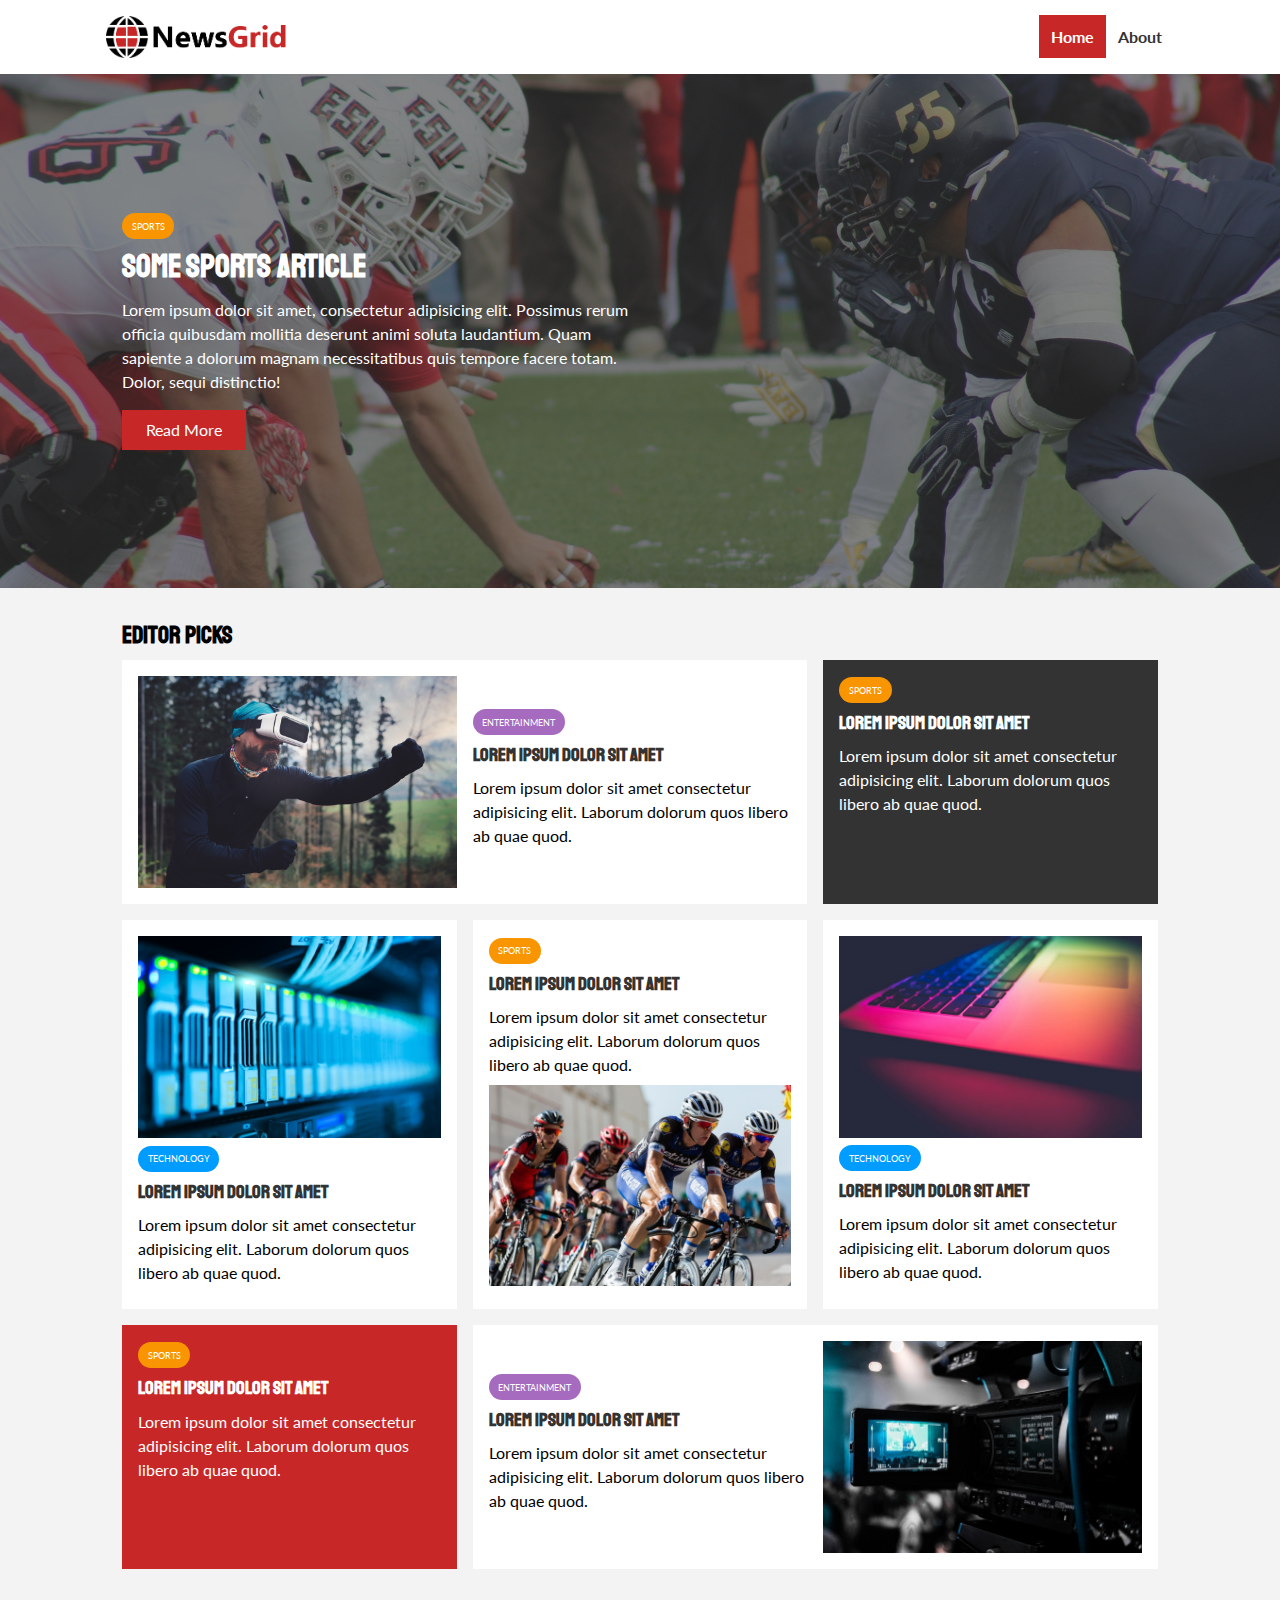
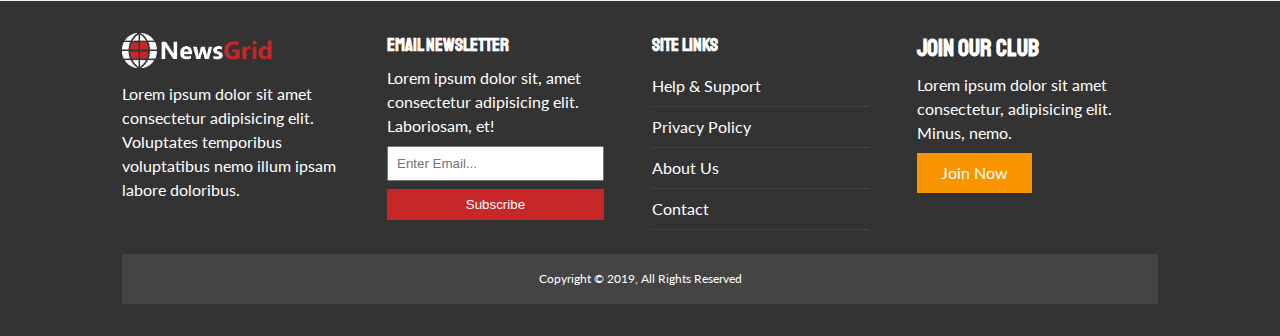
<file: index.html>
<!DOCTYPE html>
<html lang="en">
<head>
  <meta charset="UTF-8">
  <meta name="viewport" content="width=device-width, initial-scale=1.0">
  <meta http-equiv="X-UA-Compatible" content="ie=edge">
  <link rel="stylesheet" href="https://use.fontawesome.com/releases/v5.6.3/css/all.css" integrity="sha384-UHRtZLI+pbxtHCWp1t77Bi1L4ZtiqrqD80Kn4Z8NTSRyMA2Fd33n5dQ8lWUE00s/" crossorigin="anonymous">
  <link href="https://fonts.googleapis.com/css?family=Lato|Staatliches" rel="stylesheet">
  <link rel="stylesheet" href="css/style.css">
  <link rel="stylesheet" media="screen and (max-width: 768px)" href="css/mobile.css">
  <link rel="shortcut icon" type="image/x-icon" href="favicon.ico">
  <title>NewsGrid Website</title>
</head>
<body>
  <nav id="main-nav">
    <div class="container">
      <img src="img/logo.png" alt="NewsGrid" class="logo">
      <div class="social">
        <a href="http://facebook.com" target="_blank"><i class="fab fa-facebook fa-2x"></i></a>
        <a href="http://twitter.com" target="_blank"><i class="fab fa-twitter fa-2x"></i></a>
        <a href="http://instagram.com" target="_blank"><i class="fab fa-instagram fa-2x"></i></a>
        <a href="http://youtube.com" target="_blank"><i class="fab fa-youtube fa-2x"></i></a>
      </div>
      <ul>
        <li><a class="current" href="index.html">Home</a></li>
        <li><a href="about.html">About</a></li>
      </ul>
    </div>
  </nav>

  <header id="showcase">
    <div class="container">
      <div class="showcase-container">
        <div class="showcase-content">
          <div class="category category-sports">Sports</div>
          <h1>Some Sports Article</h1>
          <p>Lorem ipsum dolor sit amet, consectetur adipisicing elit. Possimus rerum officia quibusdam mollitia deserunt animi soluta laudantium. Quam sapiente a dolorum magnam necessitatibus quis tempore facere totam. Dolor, sequi distinctio!</p>
          <a href="article.html" class="btn btn-primary">Read More</a>
        </div>
      </div>
    </div>
  </header>

  <section id="home-articles" class="py-2">
    <div class="container">
        <h2>Editor Picks</h2>
        <div class="articles-container">
          <article class="card">
            <img src="img/articles/ent1.jpg" alt="">
            <div>
              <div class="category category-ent">Entertainment</div>
              <h3>
                <a href="article.html">Lorem ipsum dolor sit amet</a>
              </h3>
              <p>Lorem ipsum dolor sit amet consectetur adipisicing elit. Laborum dolorum quos libero ab quae quod.</p>
            </div>
          </article>
          <article class="card bg-dark">
            <div class="category category-sports">Sports</div>
            <h3>
              <a href="article.html">Lorem ipsum dolor sit amet</a>
            </h3>
            <p>Lorem ipsum dolor sit amet consectetur adipisicing elit. Laborum dolorum quos libero ab quae quod.</p>
          </article>
          <article class="card">
            <img src="img/articles/tech1.jpg" alt="">
            <div class="category category-tech">Technology</div>
            <h3>
              <a href="article.html">Lorem ipsum dolor sit amet</a>
            </h3>
            <p>Lorem ipsum dolor sit amet consectetur adipisicing elit. Laborum dolorum quos libero ab quae quod.</p>
          </article>
          <article class="card">
            <div class="category category-sports">Sports</div>
            <h3>
              <a href="article.html">Lorem ipsum dolor sit amet</a>
            </h3>
            <p>Lorem ipsum dolor sit amet consectetur adipisicing elit. Laborum dolorum quos libero ab quae quod.</p>
            <img src="img/articles/sports1.jpg" alt="">
          </article>
          <article class="card">
            <img src="img/articles/tech2.jpg" alt="">
            <div class="category category-tech">Technology</div>
            <h3>
              <a href="article.html">Lorem ipsum dolor sit amet</a>
            </h3>
            <p>Lorem ipsum dolor sit amet consectetur adipisicing elit. Laborum dolorum quos libero ab quae quod.</p>
          </article>
          <article class="card bg-primary">
            <div class="category category-sports">Sports</div>
            <h3>
              <a href="article.html">Lorem ipsum dolor sit amet</a>
            </h3>
            <p>Lorem ipsum dolor sit amet consectetur adipisicing elit. Laborum dolorum quos libero ab quae quod.</p>
          </article>
          <article class="card">
            <div>
              <div class="category category-ent">Entertainment</div>
              <h3>
                <a href="article.html">Lorem ipsum dolor sit amet</a>
              </h3>
              <p>Lorem ipsum dolor sit amet consectetur adipisicing elit. Laborum dolorum quos libero ab quae quod.</p>
            </div>
            <img src="img/articles/ent2.jpg" alt="">
          </article>
        </div>
    </div>
  </section>

  <footer id="main-footer" class="py-2">
    <div class="container footer-container">
      <div>
        <img src="img/logo_light.png" alt="NewsGrid">
        <p>Lorem ipsum dolor sit amet consectetur adipisicing elit. Voluptates temporibus voluptatibus nemo illum ipsam labore doloribus.</p>
      </div>
      <div>
        <h3>Email Newsletter</h3>
        <p>Lorem ipsum dolor sit, amet consectetur adipisicing elit. Laboriosam, et!</p>
        <form name="contact" method="POST" data-netlify="true">
          <input type="email" name="email" placeholder="Enter Email...">
          <input type="submit" value="Subscribe" class="btn btn-primary">
        </form>
      </div>
      <div>
        <h3>Site Links</h3>
        <ul class="list">
          <li><a href="#">Help & Support</a></li>
          <li><a href="#">Privacy Policy</a></li>
          <li><a href="#">About Us</a></li>
          <li><a href="#">Contact</a></li>
        </ul>
      </div>
      <div>
        <h2>Join Our Club</h2>
        <p>Lorem ipsum dolor sit amet consectetur, adipisicing elit. Minus, nemo.</p>
        <a href="#" class="btn btn-secondary">Join Now</a>
      </div>
      <div>
        <p>
          Copyright &copy; 2019, All Rights Reserved
        </p>
      </div>
    </div>
  </footer>

</body>
</html>
</file>
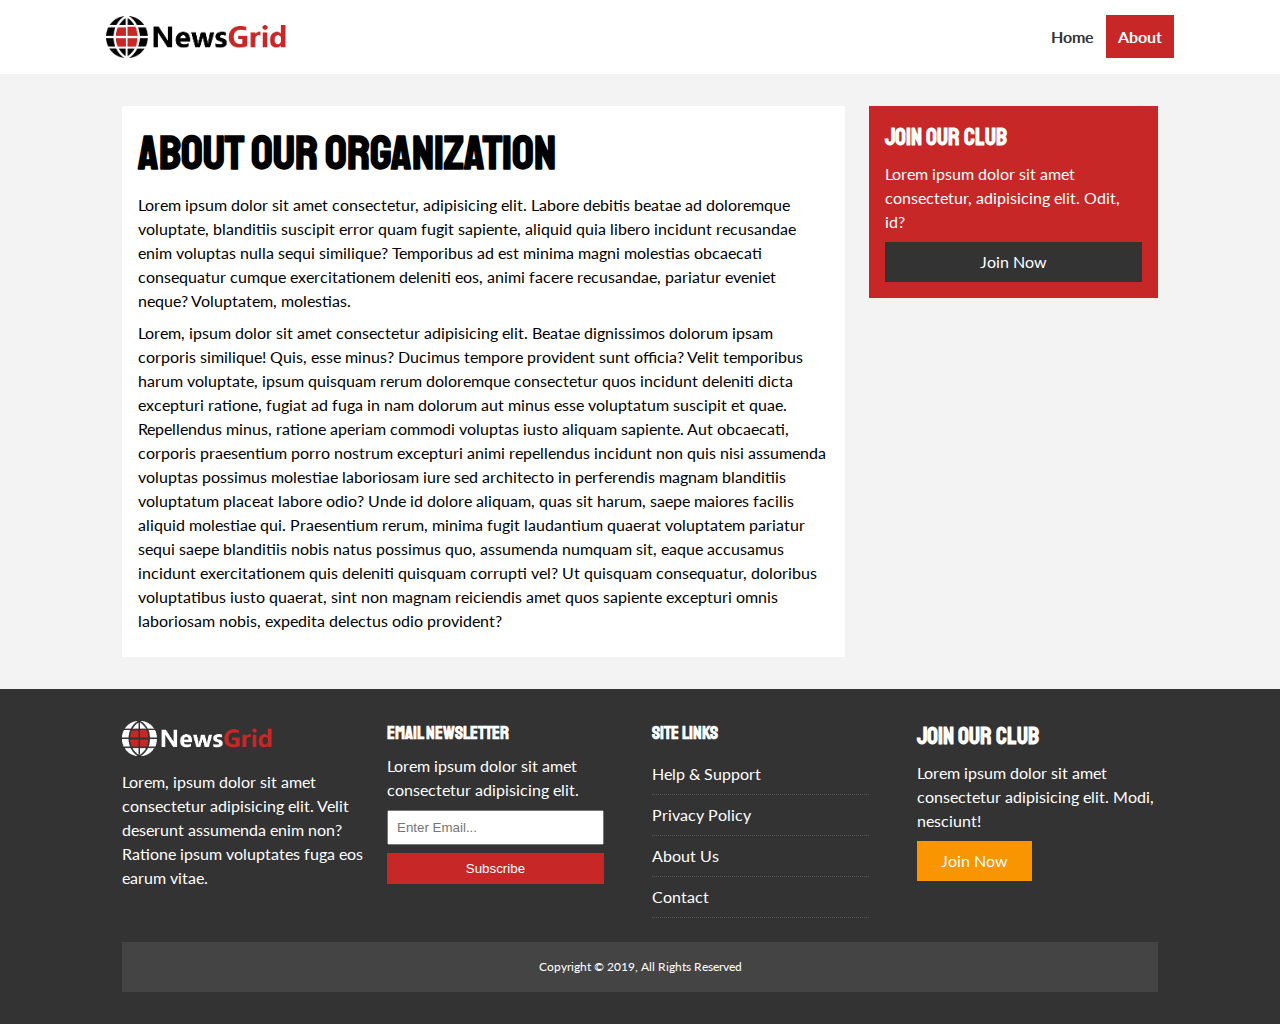
<file: about.html>
<!DOCTYPE html>
<html lang="en">
<head>
  <meta charset="UTF-8">
  <meta name="viewport" content="width=device-width, initial-scale=1.0">
  <meta http-equiv="X-UA-Compatible" content="ie=edge">
  <link rel="stylesheet" href="https://use.fontawesome.com/releases/v5.6.3/css/all.css" integrity="sha384-UHRtZLI+pbxtHCWp1t77Bi1L4ZtiqrqD80Kn4Z8NTSRyMA2Fd33n5dQ8lWUE00s/" crossorigin="anonymous">
  <link href="https://fonts.googleapis.com/css?family=Lato|Staatliches" rel="stylesheet">
  <link rel="stylesheet" href="css/style.css">
  <link rel="stylesheet" media="screen and (max-width: 768px)" href="css/mobile.css">
  <link rel="shortcut icon" type="image/x-icon" href="favicon.ico">
  <title>NewsGrid-AboutUs</title>
</head>
<body>
  <nav id="main-nav">
    <div class="container">
      <img src="img/logo.png" alt="NewsGrid" class="logo">
      <div class="social">
        <a href="http://facebook.com" target="_blank"><i class="fab fa-facebook fa-2x"></i></a>
        <a href="http://twitter.com" target="_blank"><i class="fab fa-twitter fa-2x"></i></a>
        <a href="http://instagram.com" target="_blank"><i class="fab fa-instagram fa-2x"></i></a>
        <a href="http://youtube.com" target="_blank"><i class="fab fa-youtube fa-2x"></i></a>
      </div>
      <ul>
        <li><a href="index.html">Home</a></li>
        <li><a class="current" href="about.html">About</a></li>
      </ul>
    </div>
  </nav>

  <section id="about">
    <div class="container">
      <div class="page-container">
        <article class="card">
          <h1 class="l-heading">About Our Organization</h1>
          <p>Lorem ipsum dolor sit amet consectetur, adipisicing elit. Labore debitis beatae ad doloremque voluptate, blanditiis suscipit error quam fugit sapiente, aliquid quia libero incidunt recusandae enim voluptas nulla sequi similique? Temporibus ad est minima magni molestias obcaecati consequatur cumque exercitationem deleniti eos, animi facere recusandae, pariatur eveniet neque? Voluptatem, molestias.</p>
          <p>Lorem, ipsum dolor sit amet consectetur adipisicing elit. Beatae dignissimos dolorum ipsam corporis similique! Quis, esse minus? Ducimus tempore provident sunt officia? Velit temporibus harum voluptate, ipsum quisquam rerum doloremque consectetur quos incidunt deleniti dicta excepturi ratione, fugiat ad fuga in nam dolorum aut minus esse voluptatum suscipit et quae. Repellendus minus, ratione aperiam commodi voluptas iusto aliquam sapiente. Aut obcaecati, corporis praesentium porro nostrum excepturi animi repellendus incidunt non quis nisi assumenda voluptas possimus molestiae laboriosam iure sed architecto in perferendis magnam blanditiis voluptatum placeat labore odio? Unde id dolore aliquam, quas sit harum, saepe maiores facilis aliquid molestiae qui. Praesentium rerum, minima fugit laudantium quaerat voluptatem pariatur sequi saepe blanditiis nobis natus possimus quo, assumenda numquam sit, eaque accusamus incidunt exercitationem quis deleniti quisquam corrupti vel? Ut quisquam consequatur, doloribus voluptatibus iusto quaerat, sint non magnam reiciendis amet quos sapiente excepturi omnis laboriosam nobis, expedita delectus odio provident?</p>
        </article>
        <aside class="card bg-primary">
          <h2>Join Our Club</h2>
          <p>Lorem ipsum dolor sit amet consectetur, adipisicing elit. Odit, id?</p>
          <a href="#" class="btn btn-dark btn-block">Join Now</a>
        </aside>
      </div>
    </div>
  </section>

  <footer id="main-footer" class="py-2">
    <div class="container footer-container">
      <div>
        <img src="img/logo_light.png" alt="NewsGrid">
        <p>Lorem, ipsum dolor sit amet consectetur adipisicing elit. Velit deserunt assumenda enim non? Ratione ipsum voluptates fuga eos earum vitae.</p>
      </div>
      <div>
        <h3>Email Newsletter</h3>
        <p>Lorem ipsum dolor sit amet consectetur adipisicing elit.</p>
        <form name="contact" method="POST" data-netlify="true">
          <input type="email" name="email" placeholder="Enter Email...">
          <input type="submit" value="Subscribe" class="btn btn-primary">
        </form>
      </div>
      <div>
        <h3>Site Links</h3>
        <ul class="list">
          <li><a href="#">Help & Support</a></li>
          <li><a href="#">Privacy Policy</a></li>
          <li><a href="#">About Us</a></li>
          <li><a href="#">Contact</a></li>
        </ul>
      </div>
      <div>
        <h2>Join Our Club</h2>
        <p>Lorem ipsum dolor sit amet consectetur adipisicing elit. Modi, nesciunt!</p>
        <a href="#" class="btn btn-secondary">Join Now</a>
      </div>
      <div>
        <p>
          Copyright &copy; 2019, All Rights Reserved
        </p>
      </div>
    </div>
  </footer>

</body>
</html>
</file>
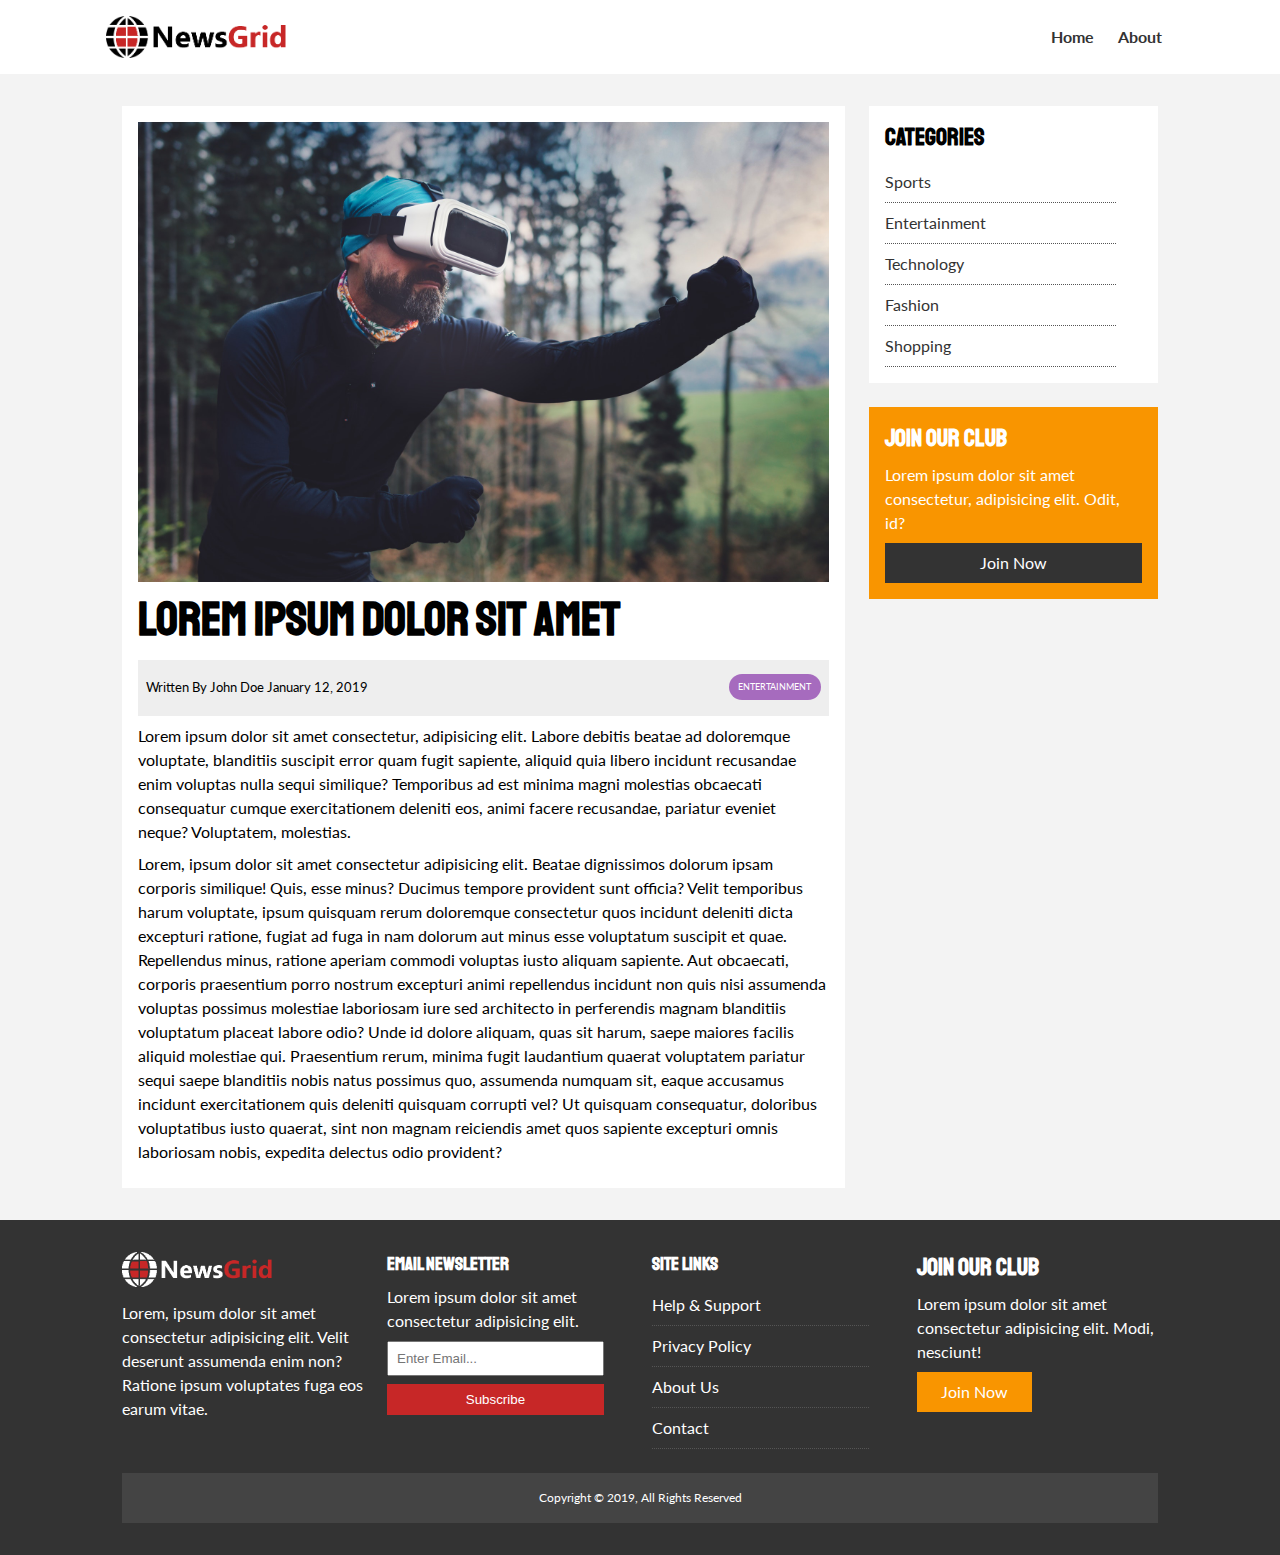
<file: article.html>
<!DOCTYPE html>
<html lang="en">
<head>
  <meta charset="UTF-8">
  <meta name="viewport" content="width=device-width, initial-scale=1.0">
  <meta http-equiv="X-UA-Compatible" content="ie=edge">
  <link rel="stylesheet" href="https://use.fontawesome.com/releases/v5.6.3/css/all.css" integrity="sha384-UHRtZLI+pbxtHCWp1t77Bi1L4ZtiqrqD80Kn4Z8NTSRyMA2Fd33n5dQ8lWUE00s/" crossorigin="anonymous">
  <link href="https://fonts.googleapis.com/css?family=Lato|Staatliches" rel="stylesheet">
  <link rel="stylesheet" href="css/style.css">
  <link rel="stylesheet" media="screen and (max-width: 768px)" href="css/mobile.css">
  <link rel="shortcut icon" type="image/x-icon" href="favicon.ico">
  <title>NewsGrid-Breakings!!s</title>
</head>
<body>
  <nav id="main-nav">
    <div class="container">
      <img src="img/logo.png" alt="NewsGrid" class="logo">
      <div class="social">
        <a href="http://facebook.com" target="_blank"><i class="fab fa-facebook fa-2x"></i></a>
        <a href="http://twitter.com" target="_blank"><i class="fab fa-twitter fa-2x"></i></a>
        <a href="http://instagram.com" target="_blank"><i class="fab fa-instagram fa-2x"></i></a>
        <a href="http://youtube.com" target="_blank"><i class="fab fa-youtube fa-2x"></i></a>
      </div>
      <ul>
        <li><a href="index.html">Home</a></li>
        <li><a href="about.html">About</a></li>
      </ul>
    </div>
  </nav>

  <section id="article">
    <div class="container">
      <div class="page-container">
        <article class="card">
          <img src="img/articles/ent1.jpg" alt="">
          <h1 class="l-heading">Lorem ipsum dolor sit amet</h1>
          <div class="meta">
            <small>
              <i class="fas fa-user"></i> Written By John Doe January 12, 2019
            </small>
            <div class="category category-ent">Entertainment</div>
          </div>
          <p>Lorem ipsum dolor sit amet consectetur, adipisicing elit. Labore debitis beatae ad doloremque voluptate, blanditiis suscipit error quam fugit sapiente, aliquid quia libero incidunt recusandae enim voluptas nulla sequi similique? Temporibus ad est minima magni molestias obcaecati consequatur cumque exercitationem deleniti eos, animi facere recusandae, pariatur eveniet neque? Voluptatem, molestias.</p>
          <p>Lorem, ipsum dolor sit amet consectetur adipisicing elit. Beatae dignissimos dolorum ipsam corporis similique! Quis, esse minus? Ducimus tempore provident sunt officia? Velit temporibus harum voluptate, ipsum quisquam rerum doloremque consectetur quos incidunt deleniti dicta excepturi ratione, fugiat ad fuga in nam dolorum aut minus esse voluptatum suscipit et quae. Repellendus minus, ratione aperiam commodi voluptas iusto aliquam sapiente. Aut obcaecati, corporis praesentium porro nostrum excepturi animi repellendus incidunt non quis nisi assumenda voluptas possimus molestiae laboriosam iure sed architecto in perferendis magnam blanditiis voluptatum placeat labore odio? Unde id dolore aliquam, quas sit harum, saepe maiores facilis aliquid molestiae qui. Praesentium rerum, minima fugit laudantium quaerat voluptatem pariatur sequi saepe blanditiis nobis natus possimus quo, assumenda numquam sit, eaque accusamus incidunt exercitationem quis deleniti quisquam corrupti vel? Ut quisquam consequatur, doloribus voluptatibus iusto quaerat, sint non magnam reiciendis amet quos sapiente excepturi omnis laboriosam nobis, expedita delectus odio provident?</p>
        </article>

        <aside id="categories" class="card">
          <h2>Categories</h2>
          <ul class="list">
            <li><a href="#"><i class="fas fa-chevron-right"></i> Sports</a></li>
            <li><a href="#"><i class="fas fa-chevron-right"></i> Entertainment</a></li>
            <li><a href="#"><i class="fas fa-chevron-right"></i> Technology</a></li>
            <li><a href="#"><i class="fas fa-chevron-right"></i> Fashion</a></li>
            <li><a href="#"><i class="fas fa-chevron-right"></i> Shopping</a></li>
          </ul>
        </aside>

        <aside class="card bg-secondary">
          <h2>Join Our Club</h2>
          <p>Lorem ipsum dolor sit amet consectetur, adipisicing elit. Odit, id?</p>
          <a href="#" class="btn btn-dark btn-block">Join Now</a>
        </aside>
      </div>
    </div>
  </section>

  <footer id="main-footer" class="py-2">
    <div class="container footer-container">
      <div>
        <img src="img/logo_light.png" alt="NewsGrid">
        <p>Lorem, ipsum dolor sit amet consectetur adipisicing elit. Velit deserunt assumenda enim non? Ratione ipsum voluptates fuga eos earum vitae.</p>
      </div>
      <div>
        <h3>Email Newsletter</h3>
        <p>Lorem ipsum dolor sit amet consectetur adipisicing elit.</p>
        <form name="contact" method="POST" data-netlify="true">
          <input type="email" name="email" placeholder="Enter Email...">
          <input type="submit" value="Subscribe" class="btn btn-primary">
        </form>
      </div>
      <div>
        <h3>Site Links</h3>
        <ul class="list">
          <li><a href="#">Help & Support</a></li>
          <li><a href="#">Privacy Policy</a></li>
          <li><a href="#">About Us</a></li>
          <li><a href="#">Contact</a></li>
        </ul>
      </div>
      <div>
        <h2>Join Our Club</h2>
        <p>Lorem ipsum dolor sit amet consectetur adipisicing elit. Modi, nesciunt!</p>
        <a href="#" class="btn btn-secondary">Join Now</a>
      </div>
      <div>
        <p>
          Copyright &copy; 2019, All Rights Reserved
        </p>
      </div>
    </div>
  </footer>

</body>
</html>
</file>
<file: css/style.css>
:root {
  --primary-color: #c72727;
  --secondary-color: #f99500;
  --light-color: #f3f3f3;
  --dark-color: #333;
  --max-width: 1100px;
}

.category {
  --sports-color: #f99500;
  --ent-color: #a66bbe;
  --tech-color: #009cff;
}

* {
  margin: 0;
  padding: 0;
  box-sizing: border-box;
}

body {
  font-family: 'Lato', sans-serif;
  line-height: 1.5;
  background: var(--light-color);
}

a {
  color: #333;
  text-decoration: none;
}

ul {
  list-style: none;
}

p {
  margin: .5rem 0;
}

img {
  width: 100%;
}

h1, h2, h3, h4, h5, h6 {
  font-family: 'Staatliches', cursive;
  margin-bottom: .55rem;
  line-height: 1.3;
}

.container {
  max-width: var(--max-width);
  margin: auto;
  padding: 0 2rem;
  overflow: hidden;
}

.category {
  display: inline-block;
  color: #fff;
  font-size: 0.55rem;
  text-transform: uppercase;
  padding: 0.4rem 0.6rem;
  border-radius: 15px;
  margin-bottom: 0.5rem;
}

.category-sports { background: var(--sports-color) }
.category-ent { background: var(--ent-color) }
.category-tech { background: var(--tech-color) }

.btn {
  display: inline-block;
  border: none;
  background: var(--dark-color);
  color: #fff;
  padding: 0.5rem 1.5rem;
}

.btn-light { background: var(--light-color) }
.btn-primary { background: var(--primary-color) }
.btn-secondary { background: var(--secondary-color) }

.btn-block {
  display: block;
  width: 100%;
  text-align: center;
}

.btn:hover {
  opacity: 0.9;
}

.card {
  background: #fff;
  padding: 1rem;
}

.bg-dark {
  background: var(--dark-color);
  color: #fff;
}

.bg-primary {
  background: var(--primary-color);
  color: #fff;
}

.bg-secondary {
  background: var(--secondary-color);
  color: #fff;
}

.bg-dark h1,
.bg-dark h2,
.bg-dark h3,
.bg-dark a,
.bg-primary h1,
.bg-primary h2,
.bg-primary h3,
.bg-primary a,
.bg-secondary h1,
.bg-secondary h2,
.bg-secondary h3,
.bg-secondary a {
  color: #fff;
}

.py-1 { padding: 1.5rem 0 }
.py-2 { padding: 2rem 0 }
.py-3 { padding: 3rem 0 }
.p-1 { padding: 1.5rem }
.p-2 { padding: 2rem }
.p-3 { padding: 3rem }

.l-heading {
  font-size: 3rem;
}

.list li {
  padding: .5rem 0;
  border-bottom: #555 dotted 1px;
  width: 90%;
}

.list li a:hover {
  color: var(--primary-color) !important;
}

.page-container {
  display: grid;
  grid-template-columns: 5fr 2fr;
  margin: 2rem 0;
  grid-gap: 1.5rem;
}

.page-container > *:first-child {
  grid-row: 1 / span 3;
}

#main-nav {
  background: #fff;
  position: sticky;
  top: 0;
  z-index: 2;
}

#main-nav .container {
  display: grid;
  grid-template-columns: 6fr 3fr 2fr;
  padding: 1rem;
  align-items: center;
}

#main-nav .logo {
  width: 180px;
}

#main-nav ul {
  justify-self: end;
  display: flex;
}

#main-nav ul li a {
  padding: 0.75rem;
  font-weight: bold;
}

#main-nav ul li a.current {
  background: var(--primary-color);
  color: #fff;
}

#main-nav ul li a:hover {
  background: var(--light-color);
  color: var(--dark-color);
}

#main-nav .social {
  justify-self: center;
}

#main-nav .social i {
  color: #777;
  margin-right: .5rem;
}

#showcase {
  color: #fff;
  background: #333;
  padding: 2rem;
  position: relative;
}

#showcase:before {
  content: '';
  background: url('../img/featured.jpg') no-repeat center center/cover;
  position: absolute;
  top: 0;
  left: 0;
  width: 100%;
  height: 100%;
  opacity: 0.4;
}

#showcase .showcase-container {
  display: grid;
  grid-template-columns: repeat(2, 1fr);
  justify-content: center;
  align-items: center;
  height: 50vh;
}

#showcase .showcase-content {
  z-index: 1;
}

#showcase .showcase-content p {
  margin-bottom: 1rem;
}

#home-articles .articles-container {
  display: grid;
  grid-template-columns: repeat(3, 1fr);
  grid-gap: 1rem;
}

#home-articles .articles-container > *:first-child,
#home-articles .articles-container > *:last-child {
  display: grid;
  grid-template-columns: repeat(2, 1fr);
  grid-gap: 1rem;
  align-items: center;
  grid-column: 1 / span 2;
}

#home-articles .articles-container > *:last-child {
  grid-column: 2 / span 2;
}

#article .meta {
  display: flex;
  justify-content: space-between;
  align-items: center;
  background: #eee;
  padding: 0.5rem;
}

#article .meta .category {
  margin-top: 0.4rem;
}

#main-footer {
  background: var(--dark-color);
  color: #fff;
}

#main-footer img {
  width: 150px;
}

#main-footer a {
  color: #fff;
}

#main-footer .footer-container {
  display: grid;
  grid-template-columns: repeat(4, 1fr);
  grid-gap: 1.5rem;
}

#main-footer .footer-container > *:last-child {
  background: #444;
  grid-column: 1 / span 4;
  padding: .5rem;
  text-align: center;
  font-size: 0.75rem;
}

#main-footer .footer-container input[type='email'] {
  width: 90%;
  padding: 0.5rem;
  margin-bottom: 0.5rem;
}

#main-footer .footer-container input[type='submit'] {
  width: 90%;
}
</file>
<file: css/mobile.css>
#main-nav .social {
  display: none;
}

#main-nav .container {
  grid-template-columns: 1fr;
  grid-gap: 1.2rem;
}

#main-nav ul,
#main-nav .logo {
  justify-self: center;
}

#main-nav ul li a {
  padding: 0.50rem;
}

#home-articles .articles-container {
  grid-template-columns: repeat(2, 1fr);
}

#home-articles .articles-container > *:first-child,
#home-articles .articles-container > *:last-child {
  grid-template-columns: 1fr;
  grid-column: 1;
}

@media(max-width: 600px) {
  #showcase .showcase-container,
  #home-articles .articles-container,
  #main-footer .footer-container {
    grid-template-columns: 1fr;
  }

  #main-footer .footer-container > *:last-child {
    grid-column: 1;
  }

  #main-footer .footer-container > *:first-child,
  #main-footer .footer-container > *:nth-child(2){
    border-bottom: #444 dotted 1px;
    padding-bottom: 1rem;
  }

  .page-container {
    grid-template-columns: 1fr;
    text-align: center;
  }

  .page-container > *:first-child {
    grid-row: 1;
  }

  .l-heading {
    font-size: 2rem;
  }
}
</file>
